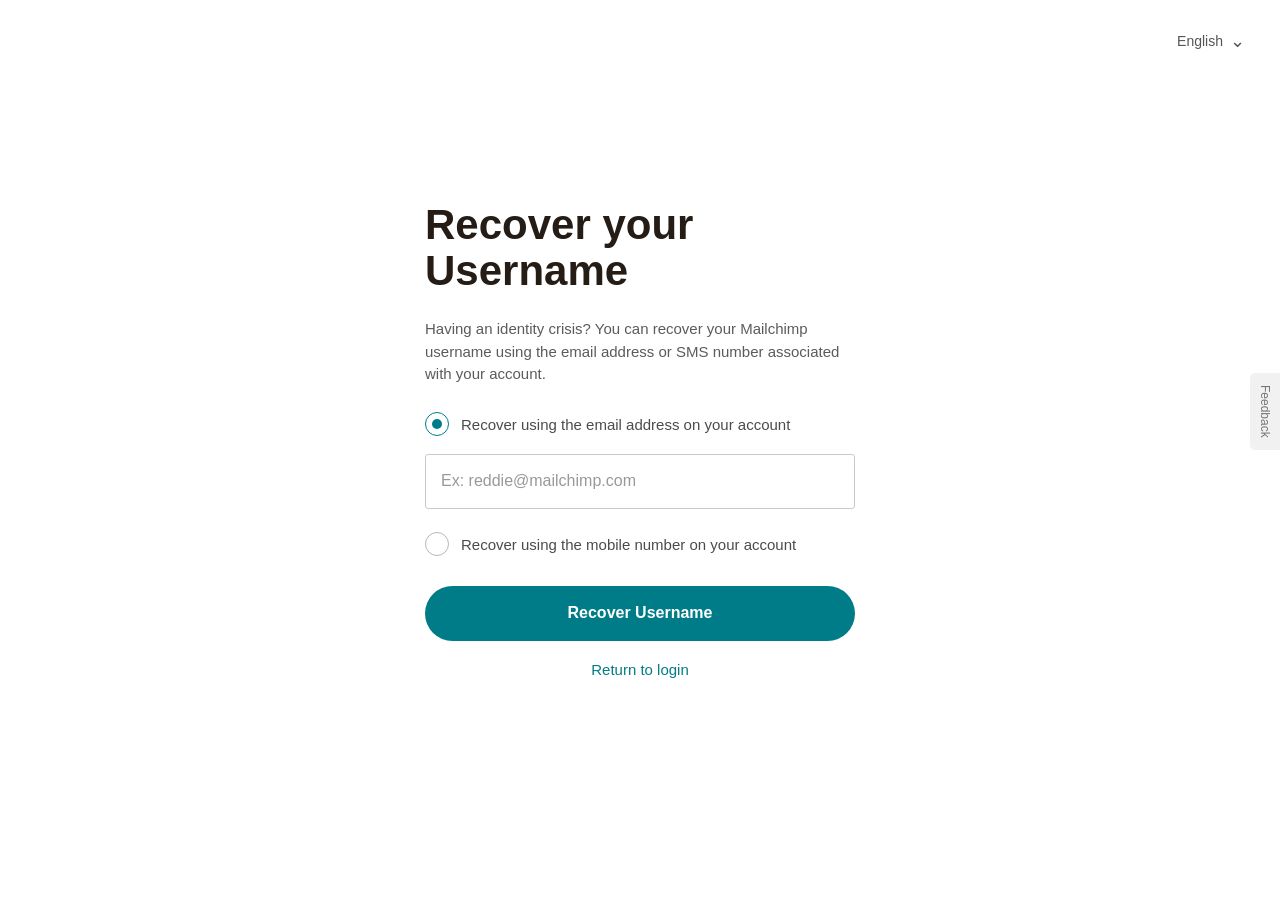
<file: forgetusername.html>
<!DOCTYPE html>
<html lang="en">
<head>
    <meta charset="UTF-8">
    <meta name="viewport" content="width=device-width, initial-scale=1.0">
    <title>Recover your Username</title>

    <link rel="stylesheet" href="forgetusername.css">
</head>
<body>

    <div class="page">

        <div class="recovery-box">

            <h1>Recover your<br>Username</h1>

            <p class="description">
                Having an identity crisis? You can recover your Mailchimp
                username using the email address or SMS number associated
                with your account.
            </p>

            <form>

                <!-- Email option -->
                <label class="option">
                    <input type="radio" name="recovery" checked>

                    <span class="radio-content">
                        Recover using the email address on your account
                    </span>
                </label>

                <input
                    type="email"
                    class="email-input"
                    placeholder="Ex: reddie@mailchimp.com"
                >

                <!-- Mobile option -->
                <label class="option mobile-option">
                    <input type="radio" name="recovery">

                    <span class="radio-content">
                        Recover using the mobile number on your account
                    </span>
                </label>

                <button type="submit" class="recover-btn">
                    Recover Username
                </button>

                <a href="index.html" class="login-link">
                    Return to login
                </a>

            </form>

        </div>

        <div class="language">
            <span></span>
            <span>English</span>
            <span class="arrow">⌄</span>
        </div>

        <div class="feedback">
            Feedback
        </div>

    </div>

</body>
</html>
</file>
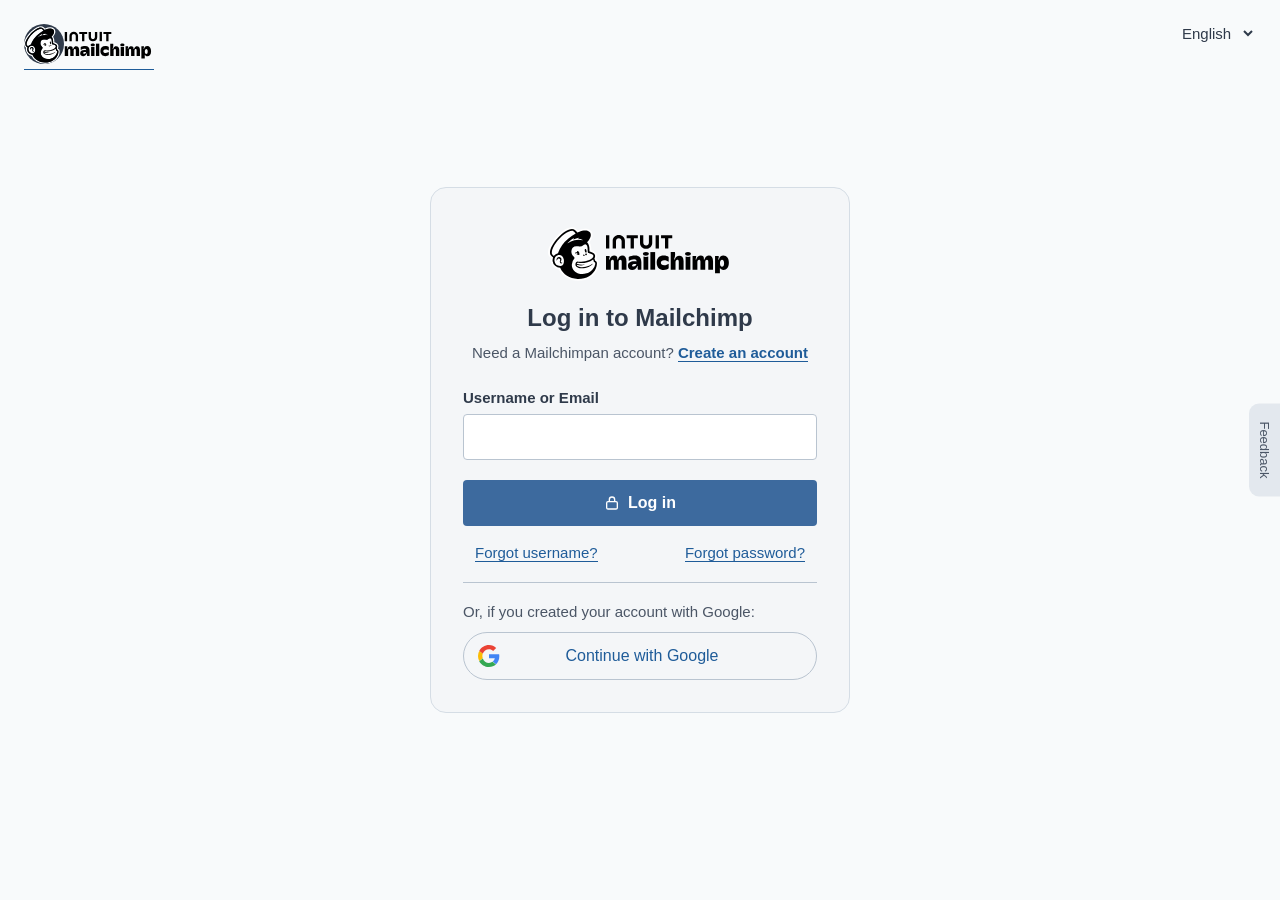
<file: login.html>
<!DOCTYPE html>
<html lang="en">
<head>
<meta charset="UTF-8">
<meta name="viewport" content="width=device-width, initial-scale=1">
<title>Log in</title>
<link rel="stylesheet" href="login.css">
</head>
<body>

  <div class="corner-logo" aria-hidden="true">
    <a href="index.html" class="navh"> <img src="./img/download.svg" alt="" width="130"></a>
  </div>

  <div class="lang">
    <span aria-hidden="true"></span>
    <select aria-label="Language">
      <option>English</option>
      <option>Français</option>
      <option>Español</option>
    </select>
  </div>

  <div class="feedback">Feedback</div>

  <main class="card">
    <div class="brand">
      <img src="./img/download.svg" alt="">
    </div>
    <h1>Log in to Mailchimp</h1>
    <p class="signup">Need a Mailchimpan account? <a href="#">Create an account</a></p>

    <form>
      <label for="user">Username or Email</label>
      <input type="text" id="user" name="user" autocomplete="username">

      <button type="submit" class="btn">
        <svg width="16" height="16" viewBox="0 0 24 24" fill="none" stroke="currentColor" stroke-width="2" aria-hidden="true">
          <rect x="4" y="10" width="16" height="11" rx="2"/>
          <path d="M8 10V7a4 4 0 0 1 8 0v3"/>
        </svg>
        Log in
      </button>

      <div class="help">
        <a href="forgetusername.html">Forgot username?</a>
        <a href="reset.html">Forgot password?</a>
      </div>

      <hr>

      <p class="alt">Or, if you created your account with Google:</p>
      <button type="button" class="google">
        <svg width="22" height="22" viewBox="0 0 48 48" aria-hidden="true">
          <path fill="#EA4335" d="M24 9.5c3.5 0 6.6 1.2 9 3.5l6.7-6.7C35.7 2.4 30.2 0 24 0 14.6 0 6.5 5.4 2.6 13.2l7.8 6.1C12.3 13.6 17.7 9.5 24 9.5z"/>
          <path fill="#4285F4" d="M46.5 24.5c0-1.6-.1-3.1-.4-4.5H24v9h12.7c-.6 3-2.3 5.5-4.8 7.2l7.5 5.8c4.4-4.1 7.1-10.1 7.1-17.5z"/>
          <path fill="#FBBC05" d="M10.4 28.7A14.5 14.5 0 0 1 9.5 24c0-1.6.3-3.2.9-4.7l-7.8-6.1A24 24 0 0 0 0 24c0 3.9.9 7.5 2.6 10.8l7.8-6.1z"/>
          <path fill="#34A853" d="M24 48c6.2 0 11.4-2 15.2-5.5l-7.5-5.8c-2 1.4-4.7 2.3-7.7 2.3-6.3 0-11.7-4.1-13.6-9.8l-7.8 6.1C6.5 42.6 14.6 48 24 48z"/>
        </svg>
        <span>Continue with Google</span>
      </button>
    </form>
  </main>

</body>
</html>
</file>
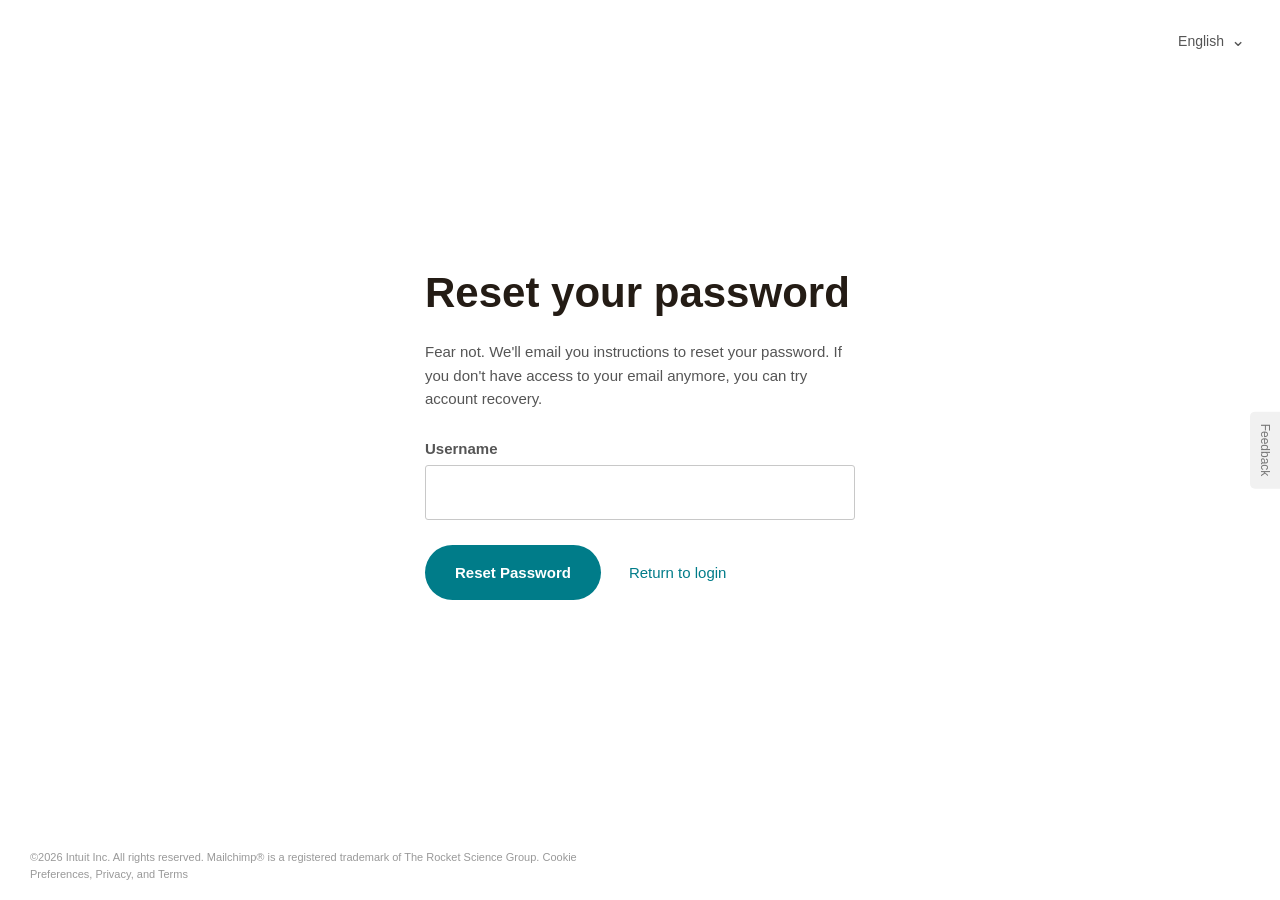
<file: reset.html>
<!DOCTYPE html>
<html lang="en">
<head>
    <meta charset="UTF-8">
    <meta name="viewport" content="width=device-width, initial-scale=1.0">

    <title>Reset your password</title>

    <link rel="stylesheet" href="reset.css">
</head>

<body>

    <main class="page">

        <!-- Language -->
        <div class="language">
            <span class="globe"></span>
            <span>English</span>
            <span class="arrow">⌄</span>
        </div>


        <!-- Main reset password area -->
        <section class="reset-container">

            <h1>
                Reset your password
            </h1>

            <p class="description">
                Fear not. We'll email you instructions to reset your password.
                If you don't have access to your email anymore, you can try
                account recovery.
            </p>


            <form>

                <label for="username">
                    Username
                </label>

                <input
                    type="text"
                    id="username"
                    name="username"
                >


                <div class="buttons">

                    <button type="submit" class="reset-btn">
                        Reset Password
                    </button>

                    <a href="index.html" class="login-link">
                        Return to login
                    </a>

                </div>

            </form>

        </section>


        <!-- Feedback -->
        <div class="feedback">
            Feedback
        </div>


        <!-- Footer -->
        <footer>
            ©2026 Intuit Inc. All rights reserved.
            Mailchimp® is a registered trademark of The Rocket Science Group.
            Cookie Preferences, Privacy, and Terms
        </footer>

    </main>

</body>
</html>
</file>
<file: forgetusername.css>
* {
    margin: 0;
    padding: 0;
    box-sizing: border-box;
}

body {
    font-family: Arial, Helvetica, sans-serif;
    background: #ffffff;
    color: #241c15;
}

.page {
    min-height: 100vh;
    position: relative;

    display: flex;
    justify-content: center;
    align-items: center;
}

/* Main content */
.recovery-box {
    width: 430px;
    margin-top: -20px;
}

h1 {
    font-size: 42px;
    line-height: 1.08;
    font-weight: 600;
    color: #241c15;
    margin-bottom: 25px;
}

.description {
    font-size: 15px;
    line-height: 1.5;
    color: #5b5b5b;
    margin-bottom: 28px;
}

/* Radio option */
.option {
    display: flex;
    align-items: flex-start;
    gap: 12px;

    font-size: 15px;
    color: #4b4b4b;

    cursor: pointer;
}

.option input[type="radio"] {
    appearance: none;
    -webkit-appearance: none;

    width: 24px;
    height: 24px;

    border: 1.5px solid #b7b7b7;
    border-radius: 50%;

    margin-top: -2px;
    flex-shrink: 0;

    position: relative;
    cursor: pointer;
}

/* Selected radio */
.option input[type="radio"]:checked {
    border-color: #007c89;
}

.option input[type="radio"]:checked::after {
    content: "";

    width: 10px;
    height: 10px;

    background: #007c89;
    border-radius: 50%;

    position: absolute;
    top: 50%;
    left: 50%;

    transform: translate(-50%, -50%);
}

.radio-content {
    line-height: 1.4;
}

/* Email input */
.email-input {
    width: 100%;
    height: 55px;

    margin-top: 18px;
    margin-bottom: 25px;

    padding: 0 15px;

    border: 1px solid #c9c9c9;
    border-radius: 3px;

    font-size: 16px;
    color: #333;

    outline: none;
}

.email-input:focus {
    border-color: #007c89;
    box-shadow: 0 0 0 1px #007c89;
}

.email-input::placeholder {
    color: #999;
}

/* Mobile option */
.mobile-option {
    margin-bottom: 30px;
}

/* Button */
.recover-btn {
    width: 100%;
    height: 55px;

    border: none;
    border-radius: 28px;

    background: #007c89;
    color: white;

    font-size: 16px;
    font-weight: 600;

    cursor: pointer;

    transition: background 0.2s ease;
}

.recover-btn:hover {
    background: #006b76;
}

/* Login link */
.login-link {
    display: block;

    text-align: center;

    margin-top: 20px;

    color: #007c89;
    font-size: 15px;
    text-decoration: none;
}

.login-link:hover {
    text-decoration: underline;
}

/* Language */
.language {
    position: absolute;

    right: 35px;
    top: 30px;

    display: flex;
    align-items: center;
    gap: 7px;

    color: #555;
    font-size: 14px;

    cursor: pointer;
}

.arrow {
    font-size: 18px;
}

/* Feedback button */
.feedback {
    position: fixed;

    right: 0;
    bottom: 50%;

    background: #f1f1f1;

    padding: 12px 8px;

    border-radius: 5px 0 0 5px;

    font-size: 12px;
    color: #777;

    writing-mode: vertical-rl;

    cursor: pointer;
}

/* ------------------------- */
/* Responsive design */
/* ------------------------- */

@media (max-width: 600px) {

    .page {
        padding: 30px 25px;
        align-items: flex-start;
    }

    .recovery-box {
        width: 100%;
        max-width: 430px;
        margin-top: 80px;
    }

    h1 {
        font-size: 34px;
    }

    .description {
        font-size: 14px;
    }

    .language {
        right: 20px;
        top: 20px;
    }

    .feedback {
        display: none;
    }
}

@media (max-width: 600px) {
    .page {
        min-height: 100vh;
        min-height: 100svh;
        padding: max(84px, calc(env(safe-area-inset-top) + 24px)) 20px 32px;
    }

    .recovery-box {
        margin-top: 0;
    }

    .option input[type="radio"] {
        width: 24px;
        height: 24px;
        margin-right: 4px;
    }

    .email-input,
    .recover-btn {
        min-height: 48px;
    }
}
</file>
<file: login.css>
:root {
  --text: #2f3a4a;
  --muted: #4b5666;
  --link: #1f5c99;
  --btn: #3d6a9e;
  --btn-hover: #335a88;
  --border: #b9c4d0;
  --card: #f4f6f8;
  --bg-top: #cfe3f2;
  --bg-bottom: #f3f6f9;
}

* { box-sizing: border-box; }

html, body { height: 100%; margin: 0; }

body {
  font-family: "Helvetica Neue", Arial, sans-serif;
  color: var(--text);
  background: #F8FAFB;
  display: flex;
  align-items: center;
  justify-content: center;
  padding: 24px;
  position: relative;
}

/* top-left logo mark */
.corner-logo {
  position: absolute;
  top: 24px;
  left: 24px;
  width: 40px;
  height: 40px;
  border-radius: 50%;
  background: var(--text);
}

/* top-right language selector */
.lang {
  position: absolute;
  top: 24px;
  right: 24px;
  display: flex;
  align-items: center;
  gap: 8px;
  font-size: 15px;
}
.lang select {
  font: inherit;
  color: inherit;
  background: transparent;
  border: 0;
  cursor: pointer;
}

/* right-edge feedback tab */
.feedback {
  position: fixed;
  right: 0;
  top: 50%;
  transform: translateY(-50%);
  writing-mode: vertical-rl;
  background: #e3e8ee;
  color: var(--muted);
  font-size: 13px;
  padding: 18px 8px;
  border-radius: 10px 0 0 10px;
  cursor: pointer;
}

.card {
  width: 100%;
  max-width: 420px;
  background: var(--card);
  border: 1px solid #d5dde5;
  border-radius: 16px;
  padding: 36px 32px 32px;
  text-align: center;
}

.brand {
  font-size: 22px;
  font-weight: 800;
  letter-spacing: -0.5px;
  margin-bottom: 14px;
}

h1 {
  font-size: 24px;
  margin: 0 0 12px;
}

.signup {
  font-size: 15px;
  color: var(--muted);
  margin: 0 0 28px;
}
.signup a { font-weight: 600; }

a {
  color: var(--link);
  text-decoration: none;
  border-bottom: 1px solid currentColor;
}
a:hover { border-bottom-color: transparent; }

form { text-align: left; }

label {
  display: block;
  font-size: 15px;
  font-weight: 600;
  margin-bottom: 8px;
}

input[type="text"] {
  width: 100%;
  height: 46px;
  padding: 0 12px;
  font: inherit;
  color: var(--text);
  background: #fff;
  border: 1px solid var(--border);
  border-radius: 4px;
}
input[type="text"]:focus {
  outline: 3px solid rgba(61, 106, 158, 0.35);
  border-color: var(--btn);
}

.btn {
  display: flex;
  align-items: center;
  justify-content: center;
  gap: 8px;
  width: 100%;
  height: 46px;
  margin-top: 20px;
  font: inherit;
  font-weight: 600;
  color: #fff;
  background: var(--btn);
  border: 0;
  border-radius: 4px;
  cursor: pointer;
}
.btn:hover { background: var(--btn-hover); }
.btn:focus-visible { outline: 3px solid rgba(61, 106, 158, 0.5); outline-offset: 2px; }

.help {
  display: flex;
  justify-content: space-between;
  margin: 18px 12px 0;
  font-size: 15px;
}

hr {
  border: 0;
  border-top: 1px solid var(--border);
  margin: 20px 0;
}

.alt {
  font-size: 15px;
  color: var(--muted);
  margin: 0 0 12px;
  text-align: left;
}

.google {
  display: flex;
  align-items: center;
  width: 100%;
  height: 48px;
  padding: 0 14px;
  font: inherit;
  color: var(--link);
  background: transparent;
  border: 1px solid var(--border);
  border-radius: 24px;
  cursor: pointer;
}
.google:hover { background: #fff; }
.google svg { flex: none; }
.google span { flex: 1; text-align: center; margin-right: 18px; }

@media (max-width: 480px) {
  .card { padding: 28px 20px; }
  .feedback { display: none; }
}

html,
body {
  min-height: 100%;
  height: auto;
}

body {
  min-height: 100vh;
}

@media (max-width: 600px) {
  body {
    align-items: flex-start;
    padding: max(88px, calc(env(safe-area-inset-top) + 24px)) 16px 24px;
  }

  .corner-logo {
    top: 16px;
    left: 16px;
  }

  .lang {
    top: 16px;
    right: 16px;
  }

  .card {
    max-width: 480px;
    margin: 0 auto;
    padding: clamp(24px, 7vw, 32px) clamp(18px, 6vw, 28px);
  }

  .help {
    flex-wrap: wrap;
    gap: 12px;
    margin-right: 0;
    margin-left: 0;
  }

  .help a {
    flex: 1 1 125px;
  }

  input[type="text"],
  .btn,
  .google {
    min-height: 48px;
  }

  .google span {
    margin-right: 0;
  }

  .feedback {
    display: none;
  }
}
</file>
